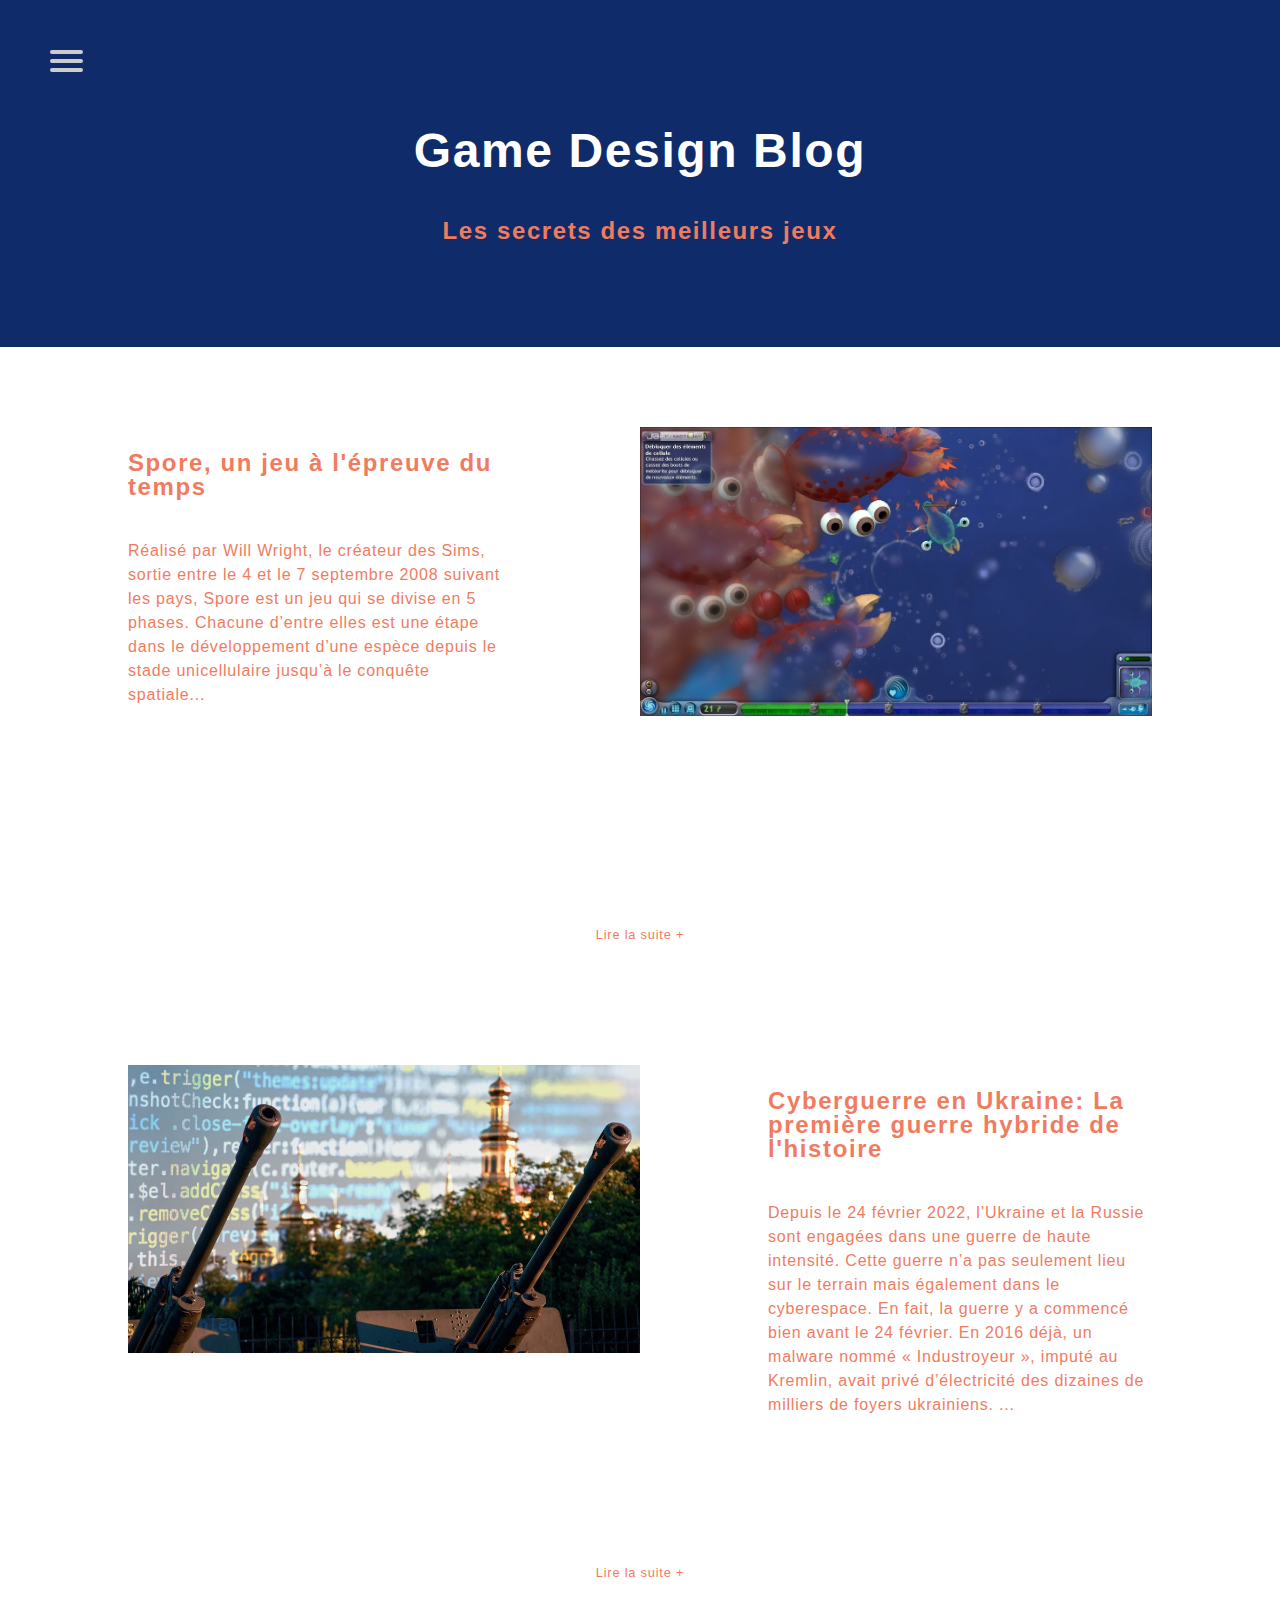
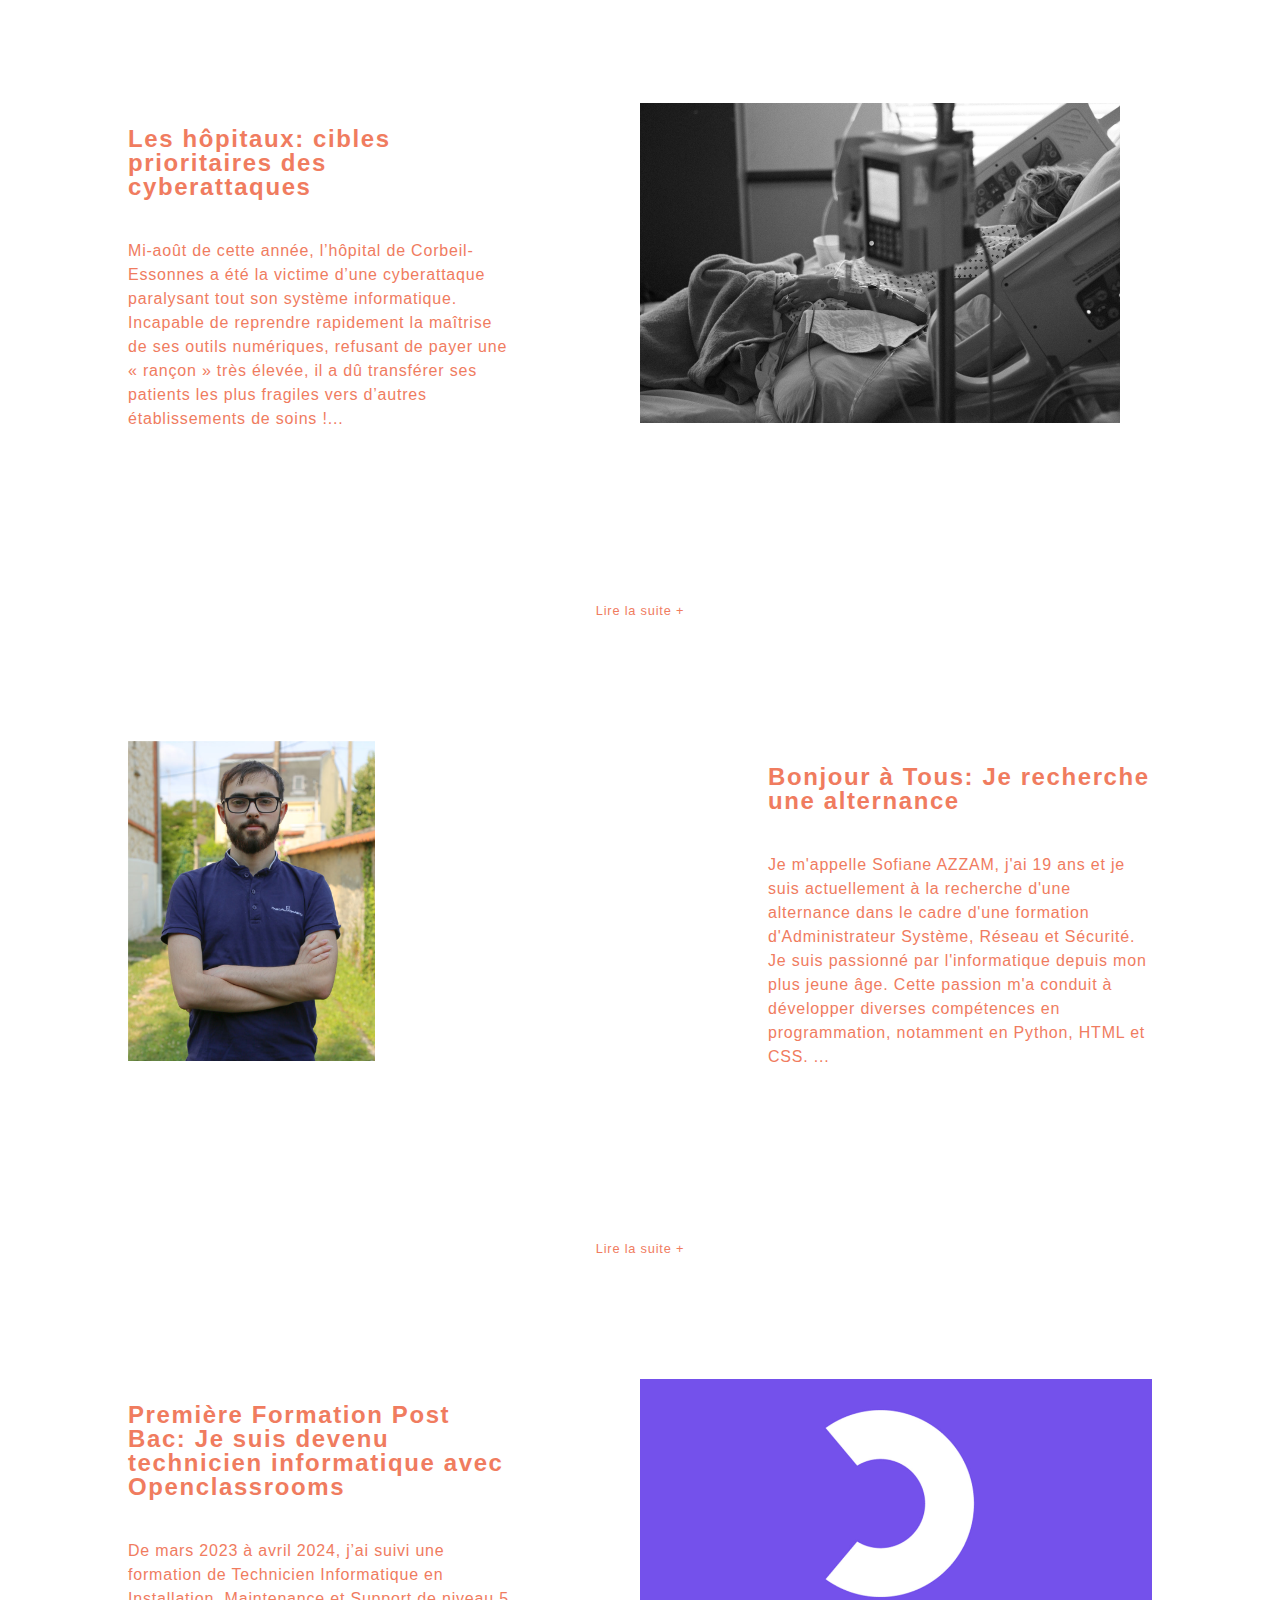
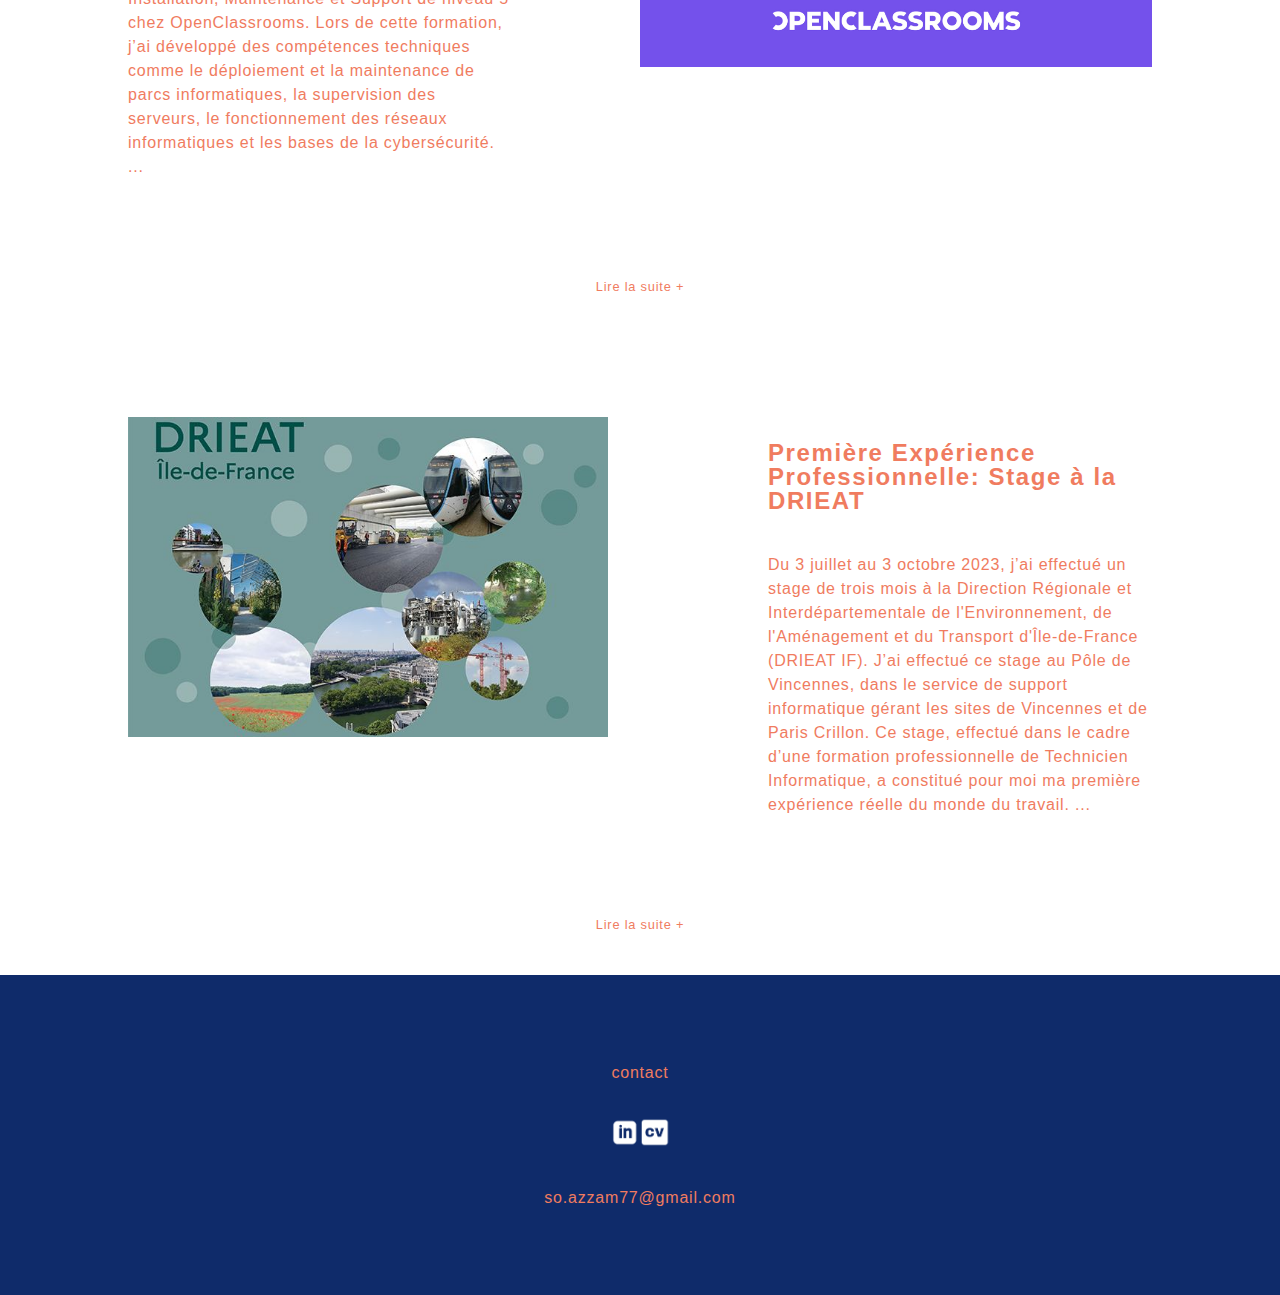
<file: blog.html>
<!DOCTYPE html>
<html lang="en">
<head>
    <meta charset="UTF-8">
    <meta http-equiv="X-UA-Compatible" content="IE=edge">
    <meta name="viewport" content="width=device-width, initial-scale=1.0">
    <link rel="stylesheet" href="style.css">
    <title>blog jeux</title>
</head>
<body>
        <!--    Made by Erik Terwan    -->
<!--   24th of November 2015   -->
<!--        MIT License        -->
<nav class="navigation">
    <div id="menuToggle">
      <!--
      A fake / hidden checkbox is used as click reciever,
      so you can use the :checked selector on it.
      -->
      <input type="checkbox" />
      
      <!--
      Some spans to act as a hamburger.
      
      They are acting like a real hamburger,
      not that McDonalds stuff.
      -->
      <span></span>
      <span></span>
      <span></span>
      
      <!--
      Too bad the menu has to be inside of the button
      but hey, it's pure CSS magic.
      -->
      <ul id="menu">
        <a href="index.html"><li>Home</li></a>
        <a href="blog.html"><li>Game Designer Blog</li></a>
        <a href="portfolio.html"><li>portfolio</li></a>
        <a href="cv.html"><li>Contact</li></a>
      </ul>
    </div>
  </nav>
    <div class="footer">
        <h1>Game Design Blog</h1>
        <h3>Les secrets des meilleurs jeux</h3>
        <!--<p>Comment ça marche?</p>-->
    </div>
    <div class="para">
        <div class="text1">
        <h3>Spore, un jeu à l'épreuve du temps</h3>
        <p>Réalisé par Will Wright, le créateur des Sims, sortie entre le 4 et le 7 septembre 2008 suivant les pays, 
            Spore est un jeu qui se divise en 5 phases. Chacune d’entre elles est une étape dans le développement d’une 
            espèce depuis le stade unicellulaire jusqu’à le conquête spatiale... </p>
        </div>
        <div class="photo2">
          <img>
      </div>
  </div>
  <!-- accordéon -->
<div class="accordeon">
    <ul>
    <li>
    <p class="titre">Lire la suite +</p>
    <div>
        La première étape est la phase "cellule". Dans cette phase, on est une cellule vivant dans l’eau que 
        l’on peut déplacer comme on le souhaite. On peut placer sa bouche sur des viandes ou des herbes 
        flottantes, suivant si l’on est herbivore et carnivore. Manger permet de récupérer de la vie ou des 
        points d’ADN qui nous servirons à nous améliorer pour aller plus vite, ajouter de nouvelles 
        fonctionnalitées comme la possibilité de cracher du poison ou de faire des éclairs.<br><br>
        Le but est de manger suffisamment pour pouvoir quitter les océans. La proportion d’herbe et 
        de viande mangée conditionnera le régime alimentaire de notre créature dans le futur. Attention 
        cependant aux cellules agressives et/ou géantes. La seconde étape est la phase "créature". Dans cette phase, 
        on est membre d’un groupe d’animaux qui a établi son nid proche de la côte. Le but va être de gagner 
        des point d’ADN afin de pouvoir s’améliorer et passer à la phase suivante, la phase "tribu". <br><br>
        <h3>Collaborer ou se battre, il faut choisir</h3><br><br>
        La phase "créature" permet de développer de nombreuses capacités nouvelles. En effet, à présent, on peut, au lieu de tuer, 
        s’allier avec d’autres espèces ce qui, même si c’est plus difficile que de juste tout tuer, 
        rapporte plus de points d’ADN. Il est également possible de débloquer des améliorations. Ainsi, on peut, en 
        fouillant des squelettes, débloquer des améliorations potentiellement d’un niveau élevé. 
        Il est également possible de recruter des animaux dans sa meute, membres d’espèces différentes ou de sa 
        propre espèce. Le nombre d’alliés que l’on peut avoir dans sa meute dépend de l’avancement dans la phase.
        Plus on avance, plus on peut avoir d’alliés. On peut en avoir jusqu’à 3. On a également une compétence 
        bonus qui dépend de notre régime alimentaire. <br><br>
        Enfin, comme la phase précédente, nos actions conditionneront ce que nous deviendrons dans la phase "tribu", 
        nos 2 compétences bonus ainsi que les outils dont nous disposerons au début.
        La troisième phase est donc la phase "tribu". Dans cette phase, Le jeu devient un RTS.
        Nous n’incarnons plus un individu. Notre groupe est à présent une tribu et notre nid un village de 6 habitants, ce nombre augmentera 
        jusqu’à 9 puis 12 en fonction de notre avancement dans la phase. Notre but sera de raser ou de nous allier 
        avec 5 autres villages. En effet, notre espèce n’est pas la seule à se mettre à utiliser des outils  et à fonder un 
        village. 5 autres espèces en ont fondé un. <br><br>
        Pour finir la phase, nous pouvons acheter des bâtiments et nous pourrons équiper nos villageois, soit d’armes, 
        soit d’instruments de musiques, soit d’outils. Ce qui fait 
        office d’argent dans cette phase, ce n’est plus les points d’ ADN mais la nourriture. En effet, la nourriture servira 
        non seulement à nourrir nos villageois mais également à acheter des bâtiments, domestiquer des animaux ou faire des 
        cadeaux au autres tribus afin d’améliorer nos relations. La façon dont nous finirons la phase conditionnera notre 
        façon de jouer dans la phase suivante. Chaque village rasé nous rapprochera de la nation militaire et chaque village 
        allié nous rapprochera d’une nation religieuse.<br><br>
        <h3>Donner naissance à une civilisation planétaire</h3><br><br>
        La quatrième phase est la phase "civilisation". Dans cette phase, il n’y a plus d’autres espèces, nous sommes à présent 
        l’espèce dominante de la planète. Notre village est devenu une ville et notre tribu est devenu une nation. Il y a 
        3 types de nation : militaire, économique et religieuse. Il y a 9 autres villes fondées par 9 autres nations. 
        Le but pour finir cette phase est de prendre le contrôle de ces 9 villes. Pour cela, il y a trois façons de prendre 
        le contrôle d’une ville : la conquérir, la racheter ou la convertir. Comme pour les phases précédentes, nous avons 
        des compétences spéciales qui dépendent de nos actions dans les phases précédentes. Nous avons également la possibilité 
        d’avoir des villes d’une spécialisation différente de celle de notre nation. Par exemple, en conquérant une ville 
        religieuse par des moyens militaires, nous avons le choix entre en faire une ville religieuse ou une ville militaire. La monnaie à partir de cette 
        phase est le "sporeflouz". Pour en obtenir, il faut exploiter des épices qui sont la ressource du jeu à partir de ce 
        stade, une référence à l'oeuvre de Frank Herbert, "Dune". Avec cette monnaie, il est possible d'acheter : des véhicules, des bâtiments et des villes.<br><br> 
        D’ailleurs, je conseille aux débutants d’acheter un maximum de tourelles de défenses avant de passer à la phase "espace", 
        les tourelles coûtant 16000 sporeflouz en phase "espace", contre seulement 2000 en phase "civilisation".<br><br>
        La dernière phase est donc la phase "espace". Dans cette phase, nous quittons le RTS pour réincarner un individu. 
        Pas n’importe quel individu, puisque nous incarnons le pilote du 1er vaisseau spatial de notre empire. Notre mission, faire monter 
        notre empire en puissance et en influence, explorer l’univers, devenir riche. En fait, cette phase est la plus 
        libre puisque, à part la 1er mission, aucune autre mission n’est obligatoire. Cependant, celles-ci donnent lieu à des récompenses. <br><br>
        <h3>Une infinité de Mondes à explorer</h3><br><br>
        Arrivé à ce stade, la partie n’a plus vraiment de fin, puisqu'il y a toute une galaxie qu’on va pouvoir explorer et coloniser, des milliers d’étoiles, chacune disposant d'une ou 
        plusieurs planètes explorables et colonisables. Il y a également des centaines d’empires galactiques plus ou moins puissants. 
        Le plus puissant parmi ces empires est l’empire Grox. Il occupe le centre de la galaxie et est le plus puissant de tous. 
        Les empires ont des cultures différentes. Il y a par exemple les adeptes de Spode, la philosophie de la Force, la philosophie du Savoir, 
        la philosophie de l’Harmonie, etc. En fonction de leur culture, ils vont avoir une façon différente de nous accueillir 
        et d’interagir avec nous. Par exemple, les adeptes de Spode et les adeptes de la Force nous accueilleront très froidement 
        et auront tendance à exiger de nous des tributs en échange de la paix. <br><br>
        Durant cette phase, il existe aussi un système de badges qui donne de l’expérience. Pour obtenir des badges, il faut réussir des défis. 
        Par exemple, prendre 50 planète permet d’obtenir le badge de "conquérant 5". Débloquer ces badges donne de l’expérience qui permet d’avancer dans la 
        phase "espace", cela permet d'ajouter jusqu'à 5 vaisseaux à sa flotte. Cela permet également de 
        débloquer des armes, des objets et des outils achetables au magasin. Ainsi, le badge de "conquérant 5" permet 
        d’acheter le "Ruine-planète", une bombe capable de détruire une planète, un peu l’équivalent de 
        la bombe H dans ce jeu. Pour obtenir de l’argent, il est possible de récupérer des épices dans ses colonies et de les revendre 
        au plus offrant, car le prix des objets est variable suivant la planète et ce qui s'y passe. <br><br>
        <h3>Mon avis :</h3><br><br>
        Ce jeu marque beaucoup de bons points. Personnellement, j’aime bien dans la phase "cellule" le fait que sur 
        l’arrière-plan, on voit des cellules beaucoup trop grosses pour nous remarquer mais qu’on croisera plus 
        tard en grandissant. J’aime aussi beaucoup les ateliers de création de créature, de bâtiments et de véhicules. 
        Les possibilités de création sont énormes.
        Cependant il y a quand même des défauts. Dans la phase "civilisation", les nations militaires ont un avantage 
        énorme sur les autres, puisque les nations économiques ne peuvent pas se battre et que les véhicules des nations 
        religieuses font beaucoup moins de dégâts que les véhicules militaires. Cela crée un déséquilibre qui fait que 
        la plupart des joueurs optent pour le statut "militaire".<br><br>
     Les quêtes d’écosystèmes, qui apparaissent aléatoirement, sont également un point négatif du jeu. Une quête débute par la réception d'un message 
     d’une colonie ou d’un empire allié, indiquant qu’une maladie animale se répand au sein d’une espèce sur une planète et que cette maladie risque 
     d’éteindre l’espèce et de se transmettre à une autre espèce, mettant en danger tout l’écosystème. 
     Afin que cela n’arrive pas, il est nécessaire se rendre toute affaire cessante sur la planète afin de tuer les malades. 
     Ces quêtes sont importantes, car le temps est limité et il y a un risque de détruction de tout un écosystème. 
     Cependant, ces quêtes ne sont pas très passionnantes et c’est particulièrement embêtant quand elles surviennent en plein milieu d’une bataille pour 
     la prise d’une planète ennemie.<br><br>
     En définitive, les points positifs l'emportent sur les points négatifs, ce qui explique le succès de ce jeu que je recommande aux gamers !
     <br><br><br>
     <p>Article écrit par Sofiane Azzam<br>8 janvier 2022</p>
     <br><br><br><br><br>
     
     
    </div>
    </li>
    </ul>
    </div>
    <!---->
  <div class="para2">
      <div class="photo3">
          <img>
      </div>
      <div class="text2">
      <h3>Cyberguerre en Ukraine: La première guerre hybride de l'histoire</h3>
      <p>Depuis le 24 février 2022, l’Ukraine et la Russie sont engagées dans une guerre de haute intensité. 
          Cette guerre n’a pas seulement lieu sur le terrain mais également dans le cyberespace.
          En fait, la guerre y a commencé bien avant le 24 février. En 2016 déjà, un malware nommé « Industroyeur », 
          imputé au Kremlin, avait privé d’électricité des dizaines de milliers de foyers ukrainiens. ...</p>
      </div>
</div>
    <!-- accordéon -->
<div class="accordeon">
    <ul>
    <li>
    <p class="titre">Lire la suite +</p>
    <div>
        Cependant, quelques heures avant le début de l’offensive russe du 24 février 2022, les cyberattaques attribuées à la Russie se sont multipliées.
        C’est le début de ce qu’on a appelé la guerre hybride. La guerre hybride désigne la coordination entre les actions sur le terrain et les cyberattaques. 
        Par exemple, juste avant l’invasion russe, des cyberattaques ont visé principalement l’armée, la police, les pompiers ukrainiens, 
        dans le but assez évident de déstabiliser le pays avant la mise en œuvre de la force armée<br><br>
        A cette occasion, la principale réussite russe a été le piratage du satellite KA-SAT
        qui a perturbé les transmissions et les outils numériques de l’armée ukrainienne. <br><br>
        <h3>contrôler l'information</h3><br><br>
        Les cyberattaques ont également pris pour cible les moyens d’accès à l’information de la population, 
        en visant des chaînes de radio ou de télévision. <br><br>
        Par exemple, le 1er mars 2022, une cyberattaque a affecté plusieurs chaînes de radio nationales, tandis qu’en même temps,
        l’armée russe menait une frappe de missile contre la tour de télévision de la capitale, Kiev. <br><br>
        <h3>Comment s'infiltrer</h3><br><br>
        Afin d’infiltrer les systèmes ukrainiens, les hackers russes utilisent principalement deux techniques :
        l’exploitation de vulnérabilités non-corrigées et le phishing.<br><br> 
        Le phishing consiste à usurper l’identité d’une banque, d’un service officiel ou d’une entreprise, via des mails ou des messages,
        afin de récupérer des données personnelles, comme des mots de passe, des numéros de carte bancaire, etc.. 
        Ici, le phising a été utilisé pour récupérer les données d’accès aux systèmes ciblés, 
        pour pouvoir y entrer sans éveiller l’attention des outils de sécurité et en prendre le contrôle.<br><br>
        <h3>l'Ukraine résiste</h3><br><br>
        L’Ukraine n’est pas restée sans réaction, face à cet autre aspect de la guerre et a quand même connus des succès dans le cyberespace. 
        Ainsi, début avril, l’Ukraine a déjoué une cyberattaque contre son réseau électrique qui aurait pu priver des millions d’Ukrainiens d’électricité. <br><br>
        C’est d’ailleurs à cette occasion que l’Ukraine a découvert un nouveau malware 
        qui semble avoir beaucoup de point commun avec  « Industroyeur » et qui a été nommé « Industroyeur2 ». <br><br>
        <h3>Mon avis :</h3><br><br>
        Un certain nombre d’états passent pour avoir développé de véritables « fermes à hackers », d’où ils pilotent diverses opérations d’espionnage,
        de désinformation, voir même de vols de cryptomonnaies, en prenant appui sur les failles des systèmes numériques et aussi, 
        sur la faiblesse des connaissances de nombre d’utilisateurs en matière de cyberprotection et de cybersécurité.
        Avec sa guerre contre l’Ukraine, la Russie a inauguré l’ère de la guerre hybride à grande échelle. 
        Il y a fort à parier que son exemple risque d’être suivi dans l’avenir. Pour y répondre, développer des compétences de pointe sera nécessaire. 
        Développer l’éducation des populations aux bonnes pratiques de la sécurité numérique dans la vie de tous les jours aussi. 
        L’exemple de l’Ukraine est intéressant en matière de cybersécurité. 
        Le pays n’a pas lancer beaucoup d’attaque informatique mais elle à sus développer au fil des années, avec l’aide des états Unis, 
        une défense informatique efficace. Cela lui a permit de déjouer bon nombre de cyberattaques russes 
        et de pouvoir réagir très rapidement et efficacement au cyberattaque réussie.<br><br>
     
     <br><br><br>
     <p>Article écrit par Sofiane Azzam<br>10 septembre 2022</p>
     <br><br><br><br><br>
     </div>
    </li>
    </ul>
    </div>
    <!----> 
     
    </div>
        <div class="para">
        <div class="text1">
        <h3>Les hôpitaux: cibles prioritaires des cyberattaques</h3>
        <p>Mi-août de cette année, l’hôpital de Corbeil-Essonnes a été la victime d’une cyberattaque paralysant tout son système informatique. 
            Incapable de reprendre rapidement la maîtrise de ses outils numériques, refusant de payer une « rançon » très élevée, 
            il a dû transférer ses patients les plus fragiles vers d’autres établissements de soins !... </p>
        </div>
        <div class="photo6">
          <img>
      </div>
  </div>
  <!-- accordéon -->
<div class="accordeon">
    <ul>
    <li>
    <p class="titre">Lire la suite +</p>
    <div>
        Mi-août de cette année, l’hôpital de Corbeil-Essonnes a été la victime d’une cyberattaque paralysant tout son système informatique. 
        Incapable de reprendre rapidement la maîtrise de ses outils numériques, refusant de payer une « rançon » très élevée, 
        il a dû transférer ses patients les plus fragiles vers d’autres établissements de soins ! 
        Ces dernières années, les cyberattaques visant les hôpitaux se sont multipliées. 
        Il y a quelques mois, l’ENISA (European Union Agency for Cybersecurity) a signalé une augmentation 
        de 50 % des cyberattaques visant le secteur hospitalier sur l’année 2020.<br><br>
        Cette augmentation très importante s’explique par le fait que les hôpitaux détiennent une grande quantité 
        de données personnels sensibles sur leurs patients, ce qui permet aux hackers d’espérer empocher une belle somme de la part de leurs victimes, 
        qui ne voudront sans doute pas voir toutes ces informations personnelles diffusées en ligne. 
        De plus, dans les hôpitaux, aux postes informatiques individuels s’ajoute une grande quantité d’équipements connectés, 
        comme les scanners, les IRM, les respirateurs numériques, les moniteurs de suivi des constantes vitales, 
        les seringues automatiques et même les robots-chirurgiens des blocs opératoires ! 
        Cet ensemble est relié à un réseau numérique interne, lui-même connecté à internet. 
        Pour les hackers, il ne reste plus qu’à chercher une porte d’accès peu ou mal sécurisée entre le réseau interne et le réseau mondial,
        pour injecter un malware dans le système. Chaque mail envoyé à un détenteur d’un ordinateur au sein de l’hôpital, 
        chaque mise à jour d’appareils connectés, peut renfermer un malware qui piégera un utilisateur peu averti, 
        contournera les dispositifs de sécurité et permettra aux pirates d’atteindre leurs objectifs. <br><br>
        Car, outre l’appât du gain, c’est aussi le manque de moyens pour protéger les systèmes et les données numériques, 
        qui explique l’attrait des hackers pour les hôpitaux. En effet, les limites budgétaires bien connues 
        du monde hospitalier font que le matériel informatique est souvent ancien, comme les supports qui les font fonctionner. 
        Les services informatiques hospitaliers sont souvent peu étoffés et connaissent des difficultés à recruter 
        les compétences dont ils ont besoin. Enfin, la formation initiale et continue des personnels hospitaliers, 
        tant administratifs que de soin, au risque de cybercriminalité est relativement limitée. <br><br>
        Pourtant, les outils numériques, connectés, communiquant dans le monde hospitalier peuvent permettre de répondre à la crise,
        notamment financière, de l’hôpital, en soulageant les personnels dans le suivi quotidien des patients hospitalisés 
        et en facilitant le partage des données de santé entre praticiens, pour éviter les doublons d’examens onéreux par exemple. 
        C’est le sens du projet « Mon Espace Santé » de l’Assurance Maladie, censé fournir un espace numérique unifié et sécurisé, 
        où chaque Français disposera d’un « carnet de santé » numérique tout au long de sa vie.<br><br>
        <h3>Mon avis :</h3><br><br>
        Les cyberattaques d’hôpitaux doivent convaincre les décideurs que pour créer un « hôpital numérique », 
        il ne suffit pas de donner aux établissements de santé des outils numériques. 
        Il faut aussi leur donner une « culture numérique » dans laquelle la cybersécurité doit être un élément central.
     <br><br><br>
     <p>Article écrit par Sofiane Azzam<br>10 septembre 2022</p>
     <br><br><br><br><br>
     
     
    </div>
    </li>
    </ul>
    </div>
    <!---->
  <div class="para2">
    <div class="photo9">
        <img>
    </div>
    <div class="text2">
    <h3>Bonjour à Tous: Je recherche une alternance</h3>
    <p>Je m'appelle Sofiane AZZAM, 
        j'ai 19 ans et je suis actuellement à la recherche d'une alternance dans le cadre d'une formation d'Administrateur Système, Réseau et Sécurité. 
        Je suis passionné par l'informatique depuis mon plus jeune âge. Cette passion m'a conduit à développer diverses compétences en programmation, 
        notamment en Python, HTML et CSS. ...</p>
    </div>
</div>
  <!-- accordéon -->
<div class="accordeon">
  <ul>
  <li>
  <p class="titre">Lire la suite +</p>
  <div>
       Mon parcours de formation reflète mon intérêt et mon engagement dans ce domaine. 
       Après avoir obtenu un Bac Général Scientifique, j'ai poursuivi mes études et obtenu un diplôme de Technicien Informatique de Niveau 5. 
       Ce parcours m'a permis d'acquérir des bases solides en informatique et de me familiariser avec les différents aspects techniques et pratiques de ce domaine.<br><br>
       J'ai eu l'opportunité d'effectuer un stage de trois mois à la Direction Régionale et Interdépartementale de l'Environnement, 
       de l'Aménagement et des Transports d'Île-de-France (DRIEAT IF). Durant ce stage, 
       j'ai travaillé au sein du service de support informatique du Pôle de Vincennes. 
       Cette expérience a été extrêmement enrichissante et m'a permis de mettre en pratique mes connaissances théoriques. 
       J'ai notamment appris à gérer les incidents, répondre aux demandes des utilisateurs, 
       gérer les stocks de matériel informatique et préparer les postes de travail. <br><br>
       Fort de cette première expérience professionnelle, je souhaite maintenant me spécialiser dans l'administration des systèmes, 
       des réseaux et la sécurité informatique. Je suis convaincu que l'alternance est la meilleure voie pour acquérir les compétences 
       nécessaires et m'intégrer pleinement dans le monde professionnel. <br><br>
       Je suis une personne motivée, curieuse et déterminée. J'aime relever des défis et je suis prêt à m'investir pleinement 
       dans une entreprise ou un service public qui me permettra de développer mes compétences et de contribuer à son succès. 
       Si vous êtes à la recherche d'un alternant passionné et engagé, je serais ravi de discuter avec vous des opportunités disponibles. <br><br>
       Merci de votre attention et n'hésitez pas à me contacter pour plus d'informations ou pour discuter d'une 
       éventuelle collaboration : so.azzam77@gmail.com<br><br> 
   <br><br><br>
   <p>Article écrit par Sofiane Azzam<br>10 septembre 2022</p>
   <br><br><br><br><br>
   </div>
  </li>
  </ul>
  </div>
     <!----> 
     
    </div>
    <div class="para">
    <div class="text1">
    <h3>Première Formation Post Bac: Je suis devenu technicien informatique avec Openclassrooms</h3>
    <p>De mars 2023 à avril 2024, j’ai suivi une formation de Technicien Informatique en Installation, 
        Maintenance et Support de niveau 5 chez OpenClassrooms. Lors de cette formation, 
        j’ai développé des compétences techniques comme le déploiement et la maintenance de parcs informatiques, la supervision des serveurs, 
        le fonctionnement des réseaux informatiques et les bases de la cybersécurité. ... </p>
    </div>
    <div class="photo8">
      <img>
  </div>
</div>
<!-- accordéon -->
<div class="accordeon">
<ul>
<li>
<p class="titre">Lire la suite +</p>
<div>
    J’ai pu notamment, grâce à un stage de 3 mois effectué pendant la formation, 
    gagner de l’expérience en gestion des incidents et en traitement des demandes des utilisateurs.
    Le principe de cette formation : 6 projets théoriques et 1 projet pratique.
    Pour chaque projet théorique, je devais préparer un système informatique, de plus en plus complexe, en utilisant souvent 
    le logiciel de virtualisation VirtualBox. Pour valider chaque projet, je devais obligatoirement faire fonctionner tous les systèmes.<br><br>
    Le projet pratique s’appuyait sur le stage de 3 mois que j’ai effectué dans le service informatique d’une grande administration (DRIEAT IF). 
    J’ai été amené à proposer et à défendre des améliorations des processus de masterisation, d’inventoring et d’automatisation des tâches avec PowerShell. <br><br>
    Les projets théoriques :<br><br>
    • Projet n° 1 : Assemblez et intégrez le poste de votre client dans son réseau local<br><br>
      Ce projet consistait à monter un ordinateur. Il fallait prendre en compte les demandes du client, 
      choisir les composants en fonction de ses besoins et assembler l’ordinateur, de la carte mère à l’écran.<br><br>
    • Projet n° 2 : Installez et configurez le réseau d'une PME<br><br>
      Lors de ce projet, il fallait concevoir et simuler, à l’aide de Cisco Packet Tracer, le réseau d’une PME. 
      Ce projet a été l’occasion de découvrir le fonctionnement d’un réseau informatique et d’apprendre à utiliser Cisco Packet Tracer.<br><br>
    • Projet n° 3 : Fournissez un support aux utilisateurs<br><br>
      Ce projet consistait à découvrir le métier de technicien HelpDesk. J’ai appris à gérer les tickets, 
      à utiliser l’outil GLPI et à développer ma connaissance des systèmes informatiques afin de pouvoir résoudre les incidents courants.<br><br>
    • Projet n° 4 : Déployez le parc informatique d’une start-up<br><br>
      Ce projet consistait à créer et configurer le serveur de fichiers et de déploiement d’une start-up. 
      Cela a été l’occasion de découvrir Windows Server, Linux ainsi que la masterisation WDS.<br><br>
    • Projet n° 5 : Gérez un parc informatique au quotidien<br><br>
      Il fallait créer et configurer un serveur GLPI prêt à être utilisé, disposant en plus du module FusionInventory pour la gestion de l’inventaire.<br><br>
    • Projet n° 6 : Créez des services partagés en entreprise et automatisez des tâches<br><br>
      Ce projet consistait à installer le serveur Windows d’une entreprise. 
      Il fallait qu’il soit prêt à l’emploi avec les services AD, DHCP, DNS configurés ainsi que quelques scripts 
      PowerShell pour automatiser certaines tâches comme la création d’utilisateurs et la réinitialisation de mots de passe. <br><br>
   <br><br><br>
   <p>Article écrit par Sofiane Azzam<br>10 septembre 2022</p>
   <br><br><br><br><br>
 
 
   </div>
  </li>
  </ul>
  </div>
  <!---->
  <div class="para2">
    <div class="photo7">
        <img>
    </div>
    <div class="text2">
    <h3>Première Expérience Professionnelle: Stage à la DRIEAT</h3>
    <p>Du 3 juillet au 3 octobre 2023, j’ai effectué un stage de trois mois à la Direction Régionale et Interdépartementale de l'Environnement, 
        de l'Aménagement et du Transport d'Île-de-France (DRIEAT IF). J’ai effectué ce stage au Pôle de Vincennes, 
        dans le service de support informatique gérant les sites de Vincennes et de Paris Crillon. 
        Ce stage, effectué dans le cadre d’une formation professionnelle de Technicien Informatique, 
        a constitué pour moi ma première expérience réelle du monde du travail. ...</p>
    </div>
</div>
  <!-- accordéon -->
<div class="accordeon">
  <ul>
  <li>
  <p class="titre">Lire la suite +</p>
  <div>
      J’y ai découvert et pratiqué le métier de Technicien de support informatique en tant que stagiaire.
      J’ai dû gérer, avec l’aide précieuse de mes trois collègues de service dont ma maître de stage, les différents incidents qui ont eu lieu, 
      les nombreuses demandes des utilisateurs du matériel informatique, les stocks de matériels informatiques et la préparation des postes.
      Pendant ces trois mois, j'ai acquis de nombreuses compétences techniques et relationnelles. 
      Chaque jour apportait son lot de défis, que ce soit en termes de résolution de problèmes matériels ou de gestion de logiciels. 
      Les utilisateurs nous contactaient souvent pour des pannes ou des dysfonctionnements, 
      et il fallait intervenir rapidement pour minimiser les interruptions de service. 
      J'ai appris à diagnostiquer et réparer divers types de problèmes, à installer et configurer des équipements informatiques, 
      et à assurer un suivi rigoureux des interventions effectuées.<br><br>
      Le travail en équipe a été un aspect particulièrement enrichissant de ce stage. 
      Mes collègues, toujours disponibles pour offrir des conseils et partager leur expérience, 
      ont été un soutien inestimable. La collaboration et la communication étaient essentielles pour gérer efficacement 
      le flux de demandes et maintenir une bonne organisation des tâches. J'ai également eu l'occasion de participer 
      à la gestion des stocks de matériel, ce qui m'a permis de comprendre l'importance de la logistique dans le support informatique. <br><br>
      Mon maître de stage a joué un rôle crucial dans mon apprentissage. Grâce à son encadrement et à ses retours constructifs, 
      j'ai pu progresser rapidement et gagner en confiance. Elle m'a guidé dans l'application des procédures internes et 
      m'a introduit aux bonnes pratiques du métier. Cette expérience m'a non seulement permis de consolider mes connaissances techniques, 
      mais elle m'a aussi sensibilisé à l'importance de l'écoute et du service à l'utilisateur. À l’issue, 
      j’ai été amené à proposer et à défendre des propositions d’amélioration des process de masterisation, 
      d’inventoring et d’automatisation des taches avec powershell. <br><br>
      Ce stage à la DRIEAT IF a été une opportunité exceptionnelle pour moi de plonger dans le monde professionnel 
      et de mettre en pratique mes compétences théoriques. J'en ressors avec une vision plus claire de ce qu'implique 
      le métier de Technicien de support informatique. Je suis reconnaissant pour l'accueil et le soutien reçus, 
      et je suis prêt à aborder les prochains défis de ma carrière avec enthousiasme et détermination. <br><br>
   <br><br><br>
   <p>Article écrit par Sofiane Azzam<br>10 septembre 2022</p>
   <br><br><br><br><br>
   </div>
  </li>
  </ul>
  </div>
   



    <!---->
  <!--<div class="para2">
      <div class="photo3">
          <img>
      </div>
      <div class="text2">
      <h3>Cyberguerre en Ukraine: La première guerre hybride de l'histoire</h3>
      <p>Depuis le 24 février 2022, l’Ukraine et la Russie sont engagées dans une guerre de haute intensité. 
          Cette guerre n’a pas seulement lieu sur le terrain mais également dans le cyberespace.
          En fait, la guerre y a commencé bien avant le 24 février. En 2016 déjà, un malware nommé « Industroyeur », 
          imputé au Kremlin, avait privé d’électricité des dizaines de milliers de foyers ukrainiens. ...</p>
      </div>
</div>
    <!-- accordéon -->
<!--<div class="accordeon">
    <ul>
    <li>
    <p class="titre">Lire la suite +</p>
    <div>
        Cependant, quelques heures avant le début de l’offensive russe du 24 février 2022, les cyberattaques attribuées à la Russie se sont multipliées.
        C’est le début de ce qu’on a appelé la guerre hybride. La guerre hybride désigne la coordination entre les actions sur le terrain et les cyberattaques. 
        Par exemple, juste avant l’invasion russe, des cyberattaques ont visé principalement l’armée, la police, les pompiers ukrainiens, 
        dans le but assez évident de déstabiliser le pays avant la mise en œuvre de la force armée<br><br>
        A cette occasion, la principale réussite russe a été le piratage du satellite KA-SAT
        qui a perturbé les transmissions et les outils numériques de l’armée ukrainienne. <br><br>
        <h3>contrôler l'information</h3><br><br>
        Les cyberattaques ont également pris pour cible les moyens d’accès à l’information de la population, 
        en visant des chaînes de radio ou de télévision. <br><br>
        Par exemple, le 1er mars 2022, une cyberattaque a affecté plusieurs chaînes de radio nationales, tandis qu’en même temps,
        l’armée russe menait une frappe de missile contre la tour de télévision de la capitale, Kiev. <br><br>
        <h3>Comment s'infiltrer</h3><br><br>
        Afin d’infiltrer les systèmes ukrainiens, les hackers russes utilisent principalement deux techniques :
        l’exploitation de vulnérabilités non-corrigées et le phishing.<br><br> 
        Le phishing consiste à usurper l’identité d’une banque, d’un service officiel ou d’une entreprise, via des mails ou des messages,
        afin de récupérer des données personnelles, comme des mots de passe, des numéros de carte bancaire, etc.. 
        Ici, le phising a été utilisé pour récupérer les données d’accès aux systèmes ciblés, 
        pour pouvoir y entrer sans éveiller l’attention des outils de sécurité et en prendre le contrôle.<br><br>
        <h3>l'Ukraine résiste</h3><br><br>
        L’Ukraine n’est pas restée sans réaction, face à cet autre aspect de la guerre et a quand même connus des succès dans le cyberespace. 
        Ainsi, début avril, l’Ukraine a déjoué une cyberattaque contre son réseau électrique qui aurait pu priver des millions d’Ukrainiens d’électricité. <br><br>
        C’est d’ailleurs à cette occasion que l’Ukraine a découvert un nouveau malware 
        qui semble avoir beaucoup de point commun avec  « Industroyeur » et qui a été nommé « Industroyeur2 ». <br><br>
        <h3>Mon avis :</h3><br><br>
        Un certain nombre d’états passent pour avoir développé de véritables « fermes à hackers », d’où ils pilotent diverses opérations d’espionnage,
        de désinformation, voir même de vols de cryptomonnaies, en prenant appui sur les failles des systèmes numériques et aussi, 
        sur la faiblesse des connaissances de nombre d’utilisateurs en matière de cyberprotection et de cybersécurité.
        Avec sa guerre contre l’Ukraine, la Russie a inauguré l’ère de la guerre hybride à grande échelle. 
        Il y a fort à parier que son exemple risque d’être suivi dans l’avenir. Pour y répondre, développer des compétences de pointe sera nécessaire. 
        Développer l’éducation des populations aux bonnes pratiques de la sécurité numérique dans la vie de tous les jours aussi. 
        L’exemple de l’Ukraine est intéressant en matière de cybersécurité. 
        Le pays n’a pas lancer beaucoup d’attaque informatique mais elle à sus développer au fil des années, avec l’aide des états Unis, 
        une défense informatique efficace. Cela lui a permit de déjouer bon nombre de cyberattaques russes 
        et de pouvoir réagir très rapidement et efficacement au cyberattaque réussie.<br><br>
     
     <br><br><br>
     <p>Article écrit par Sofiane Azzam<br>10 septembre 2022</p>
     <br><br><br><br><br>
     
     
    </div>
    </li>
    </ul>
    </div>
    <!---->
   
<div class="footer">
      <p>contact</p>
      <div class="rs">
        <a href="https://fr.linkedin.com/in/sofiane-azzam"><img src="img/in.png" style="width: 30px;height: 30px;"></a>
        <a href="cv.html"><img src="img/cv.png" style="width: 30px;height: 30px;"></a>
      </div>
      <p>so.azzam77@gmail.com</p>
</div>
</body>
</html>
</file>
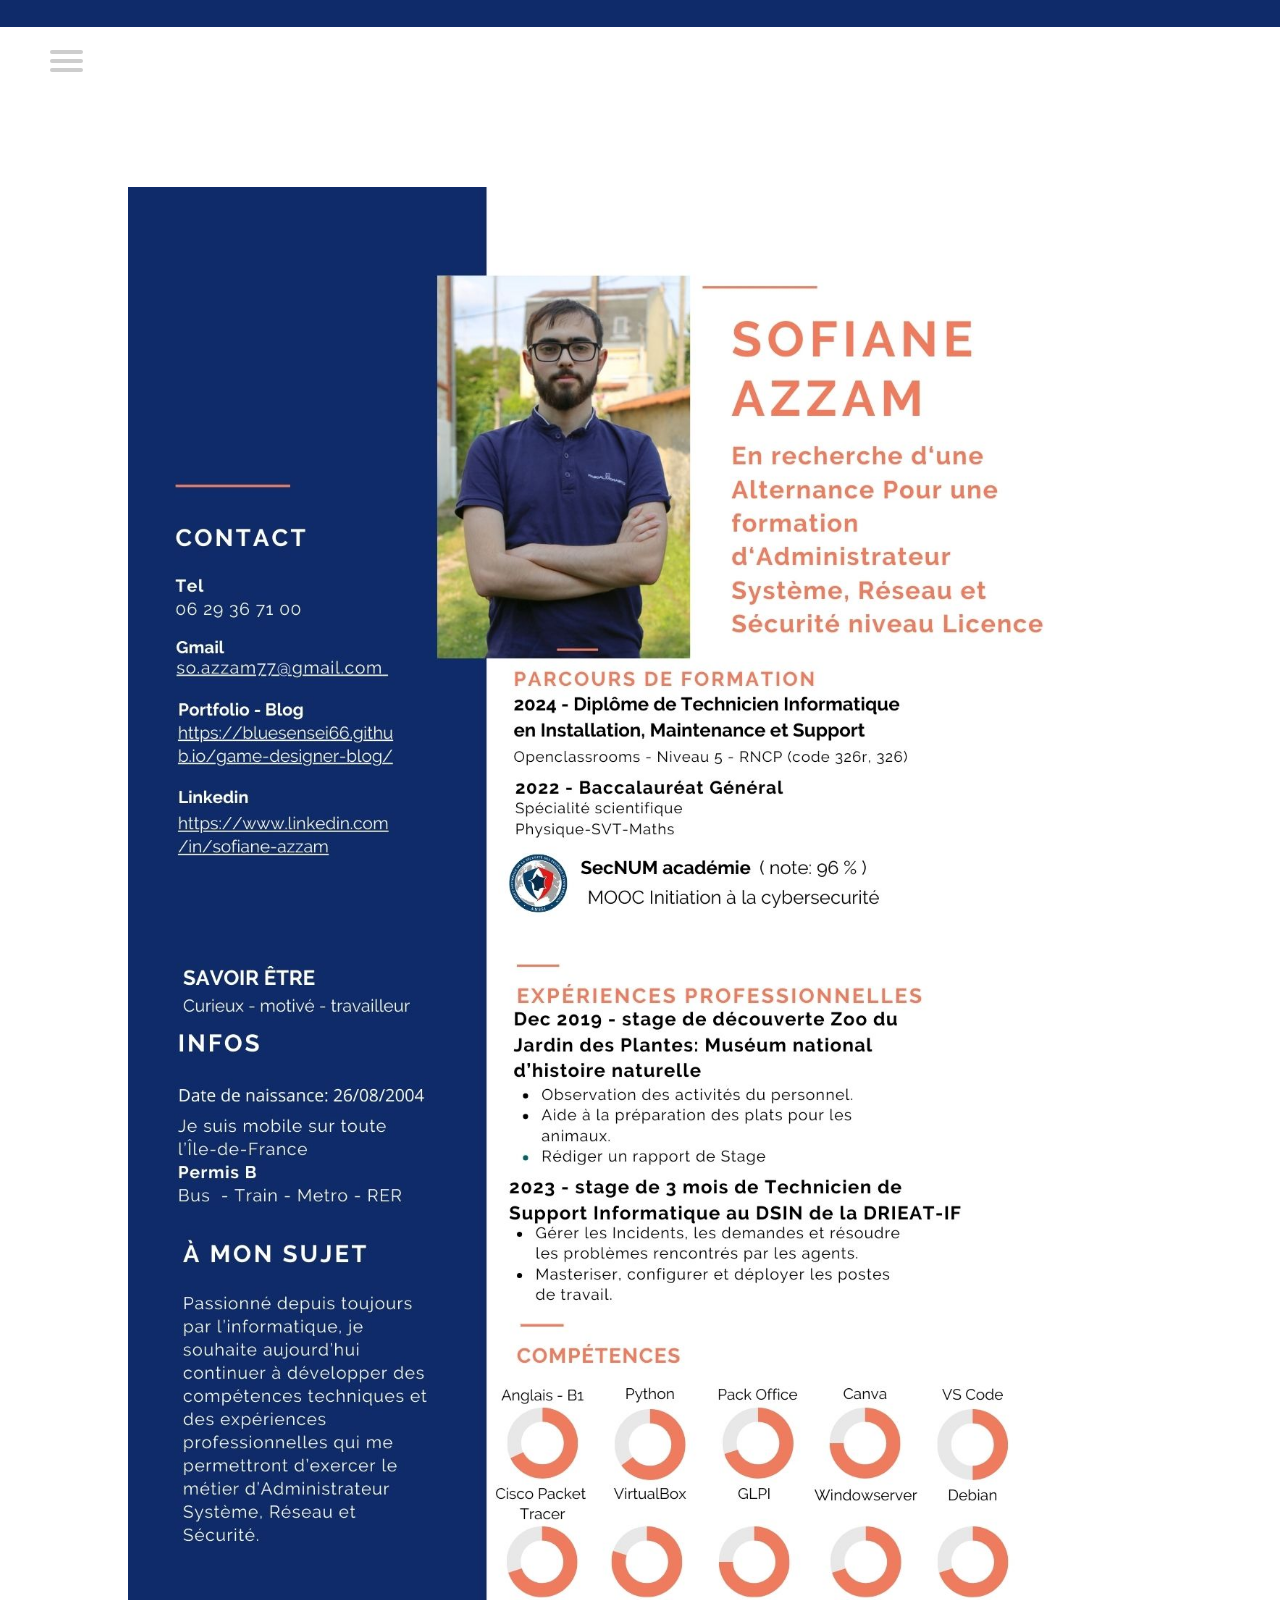
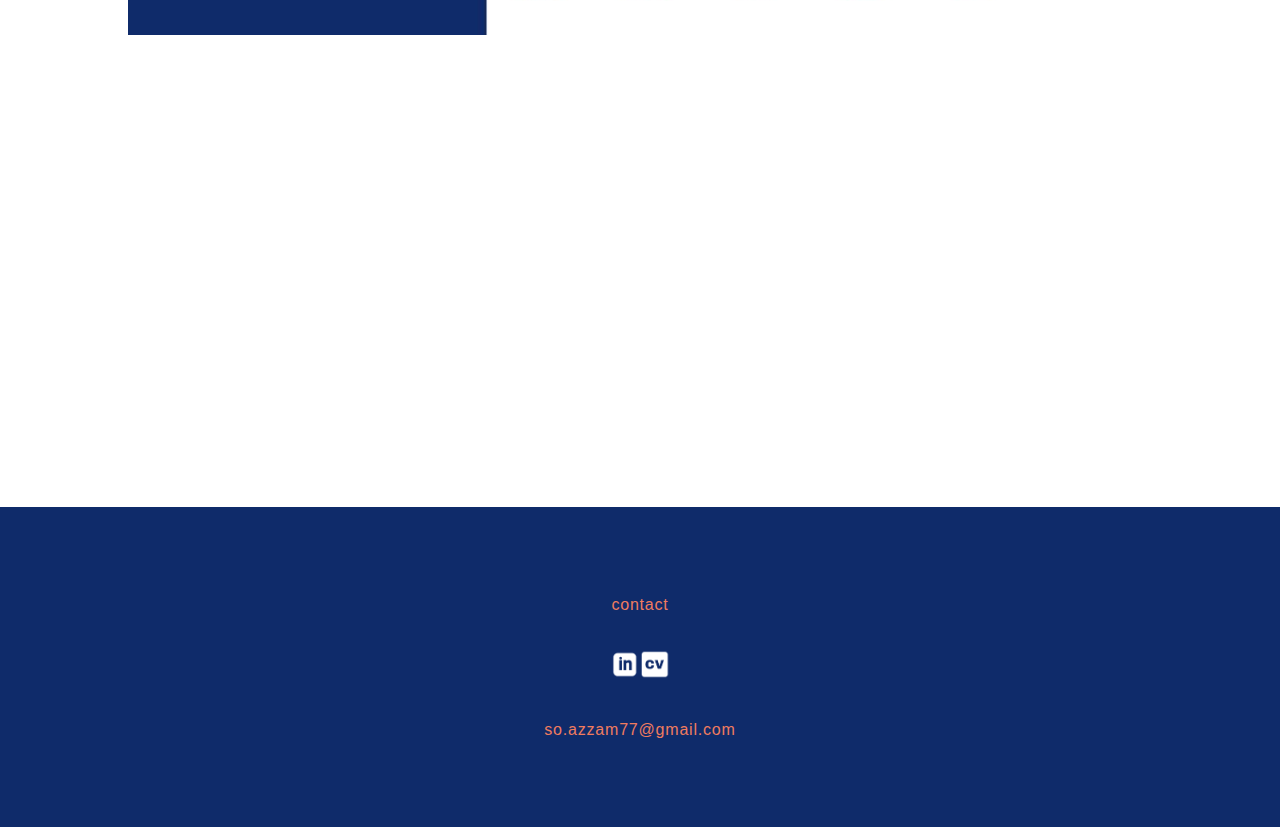
<file: cv.html>
<!DOCTYPE html>
<html lang="en">
<head>
    <meta charset="UTF-8">
    <meta http-equiv="X-UA-Compatible" content="IE=edge">
    <meta name="viewport" content="width=device-width, initial-scale=1.0">
    <link rel="stylesheet" href="style.css">
    <title>CV- sofiane azzam</title>
</head>
<body>
        <!--    Made by Erik Terwan    -->
<!--   24th of November 2015   -->
<!--        MIT License        -->
<nav class="navigation">
    <div id="menuToggle">
      <!--
      A fake / hidden checkbox is used as click reciever,
      so you can use the :checked selector on it.
      -->
      <input type="checkbox" />
      
      <!--
      Some spans to act as a hamburger.
      
      They are acting like a real hamburger,
      not that McDonalds stuff.
      -->
      <span></span>
      <span></span>
      <span></span>
      <ul id="menu">
        <a href="index.html"><li>Home</li></a>
        <a href="blog.html"><li>Game Designer Blog</li></a>
        <a href="portfolio.html"><li>portfolio</li></a>
        <a href="cv.html"><li>Contact</li></a>
      </ul>
    </div>
  </nav>
    <div class="page">
       <div class="cv1"></div>
    </div>
    <div class="footer">
        <p>contact</p>
        <div class="rs">
            <a href="https://fr.linkedin.com/in/sofiane-azzam"><img src="img/in.png" style="width: 30px;height: 30px;"></a>
            <a href="cv.html"><img src="img/cv.png" style="width: 30px;height: 30px;"></a>
          </div>
        <p>so.azzam77@gmail.com</p>
  </div>
</body>
</html>
</file>
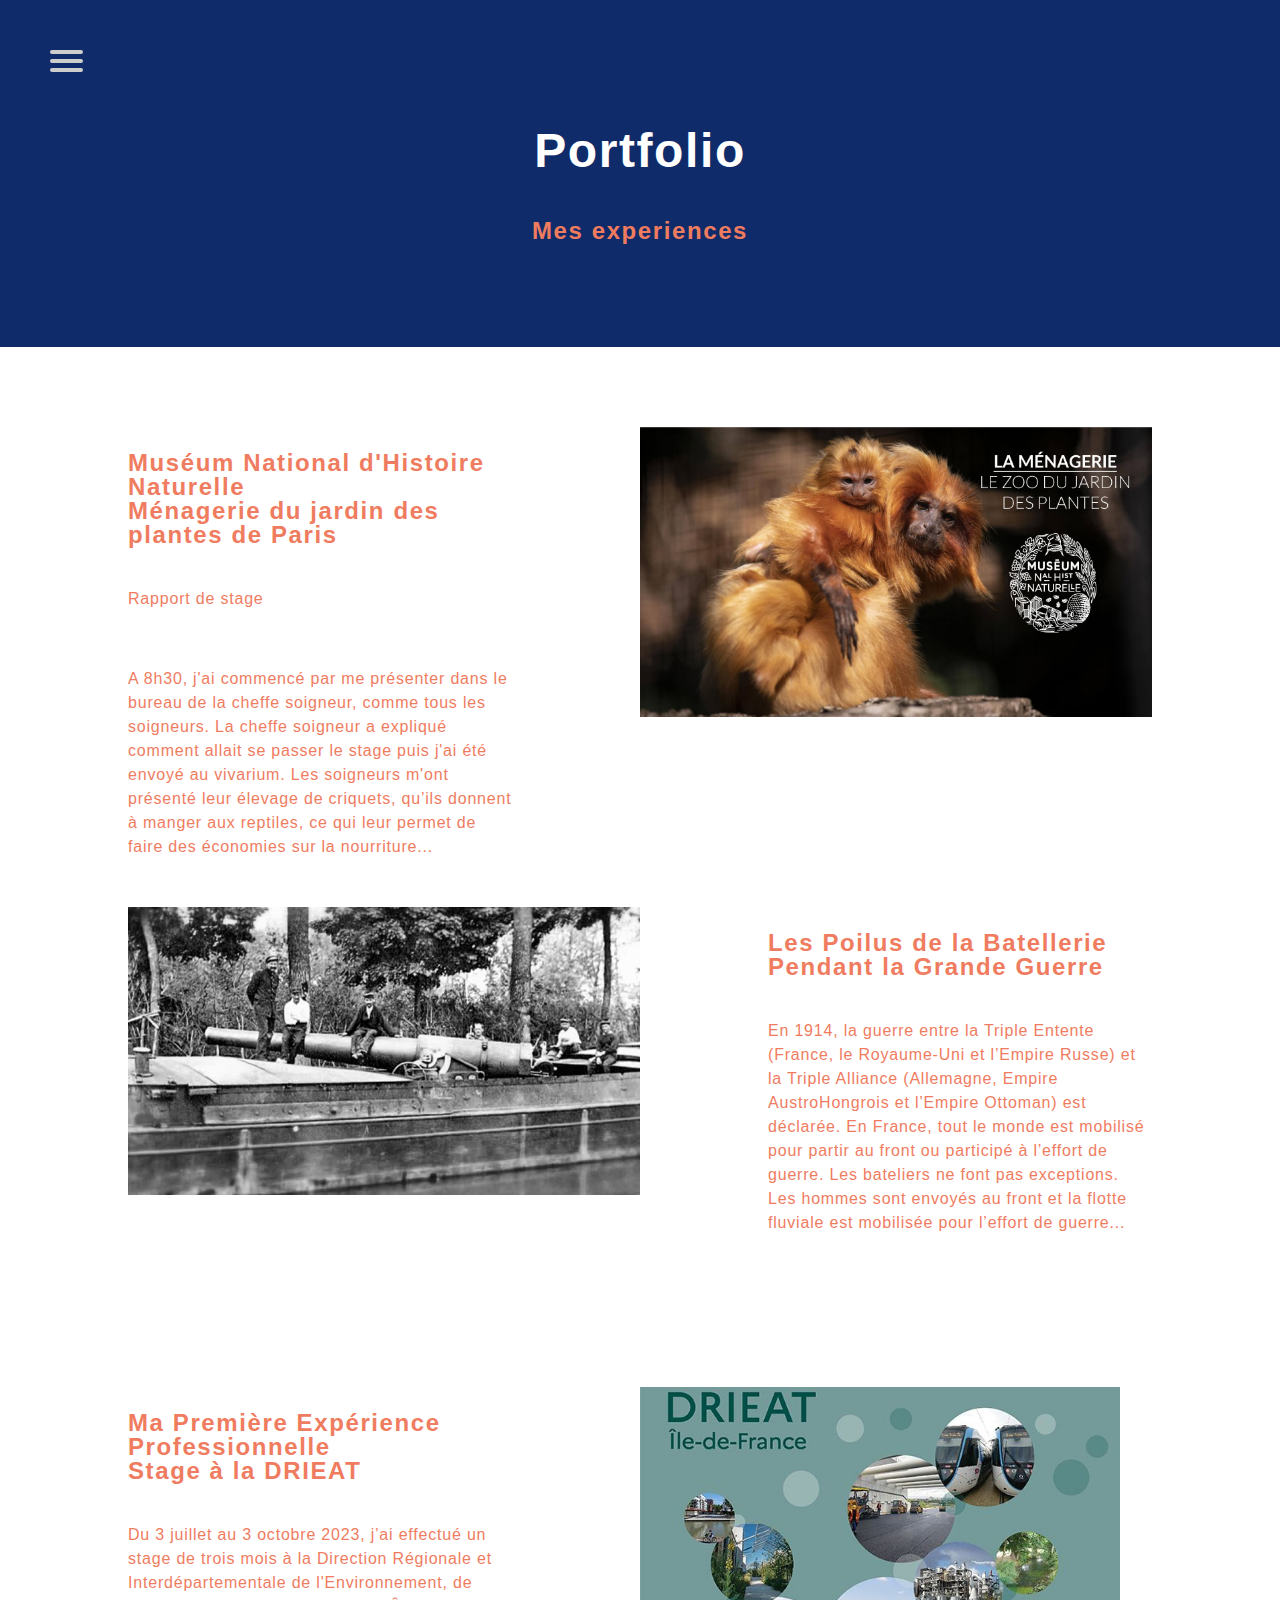
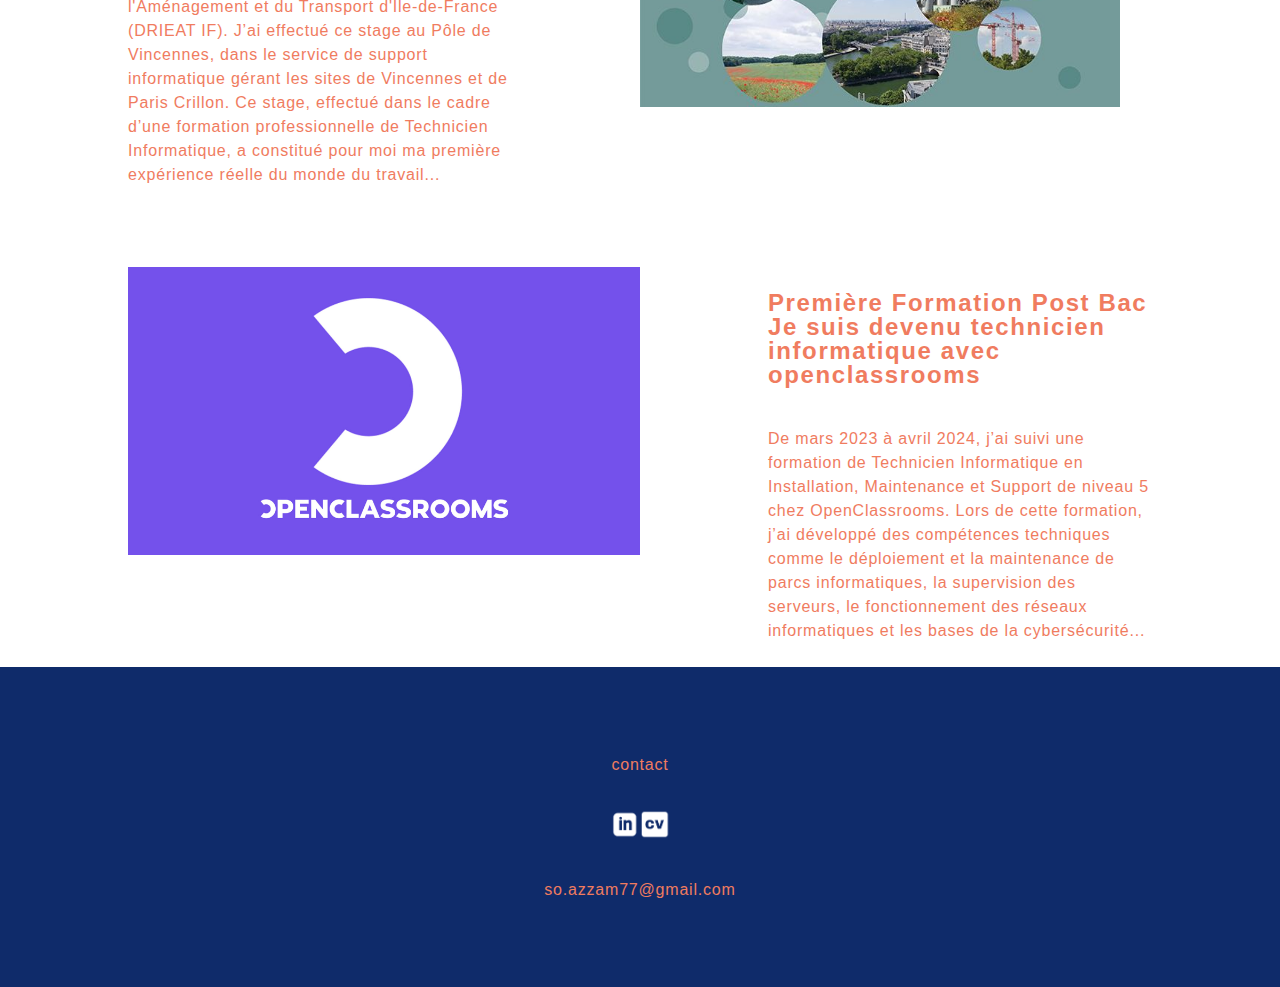
<file: portfolio.html>
<!DOCTYPE html>
<html lang="en">
<head>
    <meta charset="UTF-8">
    <meta http-equiv="X-UA-Compatible" content="IE=edge">
    <meta name="viewport" content="width=device-width, initial-scale=1.0">
    <link rel="stylesheet" href="style.css">
    <title>blog jeux</title>
</head>
<body>
        <!--    Made by Erik Terwan    -->
<!--   24th of November 2015   -->
<!--        MIT License        -->
<nav class="navigation">
    <div id="menuToggle">
      <!--
      A fake / hidden checkbox is used as click reciever,
      so you can use the :checked selector on it.
      -->
      <input type="checkbox" />
      
      <!--
      Some spans to act as a hamburger.
      
      They are acting like a real hamburger,
      not that McDonalds stuff.
      -->
      <span></span>
      <span></span>
      <span></span>
      
      <!--
      Too bad the menu has to be inside of the button
      but hey, it's pure CSS magic.
      -->
      <ul id="menu">
        <a href="index.html"><li>Home</li></a>
        <a href="blog.html"><li>Game Designer Blog</li></a>
        <a href="portfolio.html"><li>portfolio</li></a>
        <a href="cv.html"><li>Contact</li></a>
      </ul>
    </div>
  </nav>
  <div class="footer">
    <h1>Portfolio</h1>
    <h3>Mes experiences</h3>
</div>
    <!--<p>Comment ça marche?</p>-->
    <div class="para">
        <div class="text1">
        <h3>Muséum National d'Histoire Naturelle<br>
            Ménagerie du jardin des plantes de Paris</h3>
            <p>Rapport de stage<br><br></p>
        <p>A 8h30, j'ai commencé par me présenter dans le bureau de la cheffe soigneur, comme tous les soigneurs. La
            cheffe soigneur a expliqué comment allait se passer le stage puis j'ai été envoyé au vivarium. Les soigneurs
            m'ont présenté leur élevage de criquets, qu’ils donnent à manger aux reptiles, ce qui leur permet de faire des
            économies sur la nourriture... </p>
        </div>
        <div class="photo4">
          <img>
      </div>
  </div>
  <!-- accordéon -->
    <!---->
  <div class="para2">
      <div class="photo5">
          <img>
      </div>
      <div class="text2">
      <h3>Les Poilus de la Batellerie<br>
        Pendant la Grande Guerre</h3>
      <p>En 1914, la guerre entre la Triple Entente (France, le Royaume-Uni et
        l’Empire Russe) et la Triple Alliance (Allemagne, Empire AustroHongrois et l’Empire Ottoman) est déclarée. En France, tout le monde est
        mobilisé pour partir au front ou participé à l’effort de guerre. Les
        bateliers ne font pas exceptions. Les hommes sont envoyés au front et la
        flotte fluviale est mobilisée pour l’effort de guerre...</p>
      </div>
    </div>
<!--<p>Comment ça marche?</p>-->
    <div class="para">
        <div class="text1">
        <h3>Ma Première Expérience Professionnelle<br>
            Stage à la DRIEAT</h3>
        <p>Du 3 juillet au 3 octobre 2023, j’ai effectué un stage de trois mois à la Direction Régionale 
          et Interdépartementale de l'Environnement, de l'Aménagement et du Transport d'Île-de-France 
          (DRIEAT IF). J’ai effectué ce stage au Pôle de Vincennes, dans le service de support informatique 
          gérant les sites de Vincennes et de Paris Crillon. Ce stage, effectué dans le cadre 
          d’une formation professionnelle de Technicien Informatique, a constitué pour moi ma 
          première expérience réelle du monde du travail... </p>
        </div>
        <div class="photo7">
          <img>
      </div>
  </div>
  <!-- accordéon -->
    <!---->
    <div class="para2">
      <div class="photo8">
          <img>
      </div>
      <div class="text2">
      <h3>Première Formation Post Bac<br>
        Je suis devenu technicien informatique avec openclassrooms</h3>
      <p>De mars 2023 à avril 2024, j’ai suivi une formation de Technicien Informatique en Installation, 
        Maintenance et Support de niveau 5 chez OpenClassrooms. Lors de cette formation, 
        j’ai développé des compétences techniques comme le déploiement et la maintenance de parcs informatiques, 
        la supervision des serveurs, le fonctionnement des réseaux informatiques et les bases de la cybersécurité...</p>
      </div>
    </div>
  <div>
<div class="footer">
    <p>contact</p>
    <div class="rs">
        <a href="https://fr.linkedin.com/in/sofiane-azzam"><img src="img/in.png" style="width: 30px;height: 30px;"></a>
        <a href="cv.html"><img src="img/cv.png" style="width: 30px;height: 30px;"></a>
      </div>
    <p>so.azzam77@gmail.com</p>
</div>
</body>
</file>
<file: style.css>
body{
    /*background-color: aqua;*/
    font-family: 'Lato', sans-serif;
    margin: 0;
   padding: 0;
   line-height: 1.5rem;
}
h1{
    font-family: 'Archivo Black', sans-serif;
    color:
white;
    font-size: 3rem;
    letter-spacing: 0.1rem;
    padding:0;
}
h2{
    color:
#0F2B6A;
    font-family: 'Archivo Black', sans-serif;
    font-size: 1.5rem;
}
h3{
    font-family: 'Archivo Black', sans-serif;
    color:
#F07C5F;
    font-size: 1.5rem;
    letter-spacing: 0.1rem;
}
h4{
    color:
white;
    font-size: 0.8rem;
}
p{
    letter-spacing: 0.05rem;
    color:
#F07C5F;
}
a{
    text-decoration: none;
    color:
#F07C5F;
}
.gt{
    padding-top: 1rem;
    height: 1rem;
    width: 100%;
    text-align: center;
}
.navigation{
    display: flex;
    flex-direction: row;
    background-color: 
#0F2B6A;
    align-content: flex-end;
    border-color: 
#0F2B6A;
    border-width: 2px;
}
.container{
    display: flex;
    flex-direction: row;
    align-content: flex-end;
}
.space{
    height: 1rem;
    width: 40%;
}
.nav{
    display: flex;
    flex-direction: row;
    text-decoration: none;
    background-color: 
#0F2B6A;
}
.menu{
    display: flex;
    flex-direction: row;
    align-content: flex-end;
}
.nav-item{
    width: 4rem;
    text-decoration: none;
    color: 
white;
}
.navbar-brand{
    display:none;
}
.nav-link{
    text-decoration: none;
    color: 
white;
}
.icon{
    background-color: 
#0F2B6A;
}
.navbar-toggler{
    background-color: 
#0F2B6A;
}
.header{
    display: flex;
    flex-direction: row;
    background-color: 
#0F2B6A;
    height: 40rem;
    width: 100%;
    padding: 0;
    margin: 0;
    justify-content: center;
    align-self: center;
}
.text{
    display: flex;
    flex-direction: column;
    height: 15rem;
    width: 20%;
    justify-content: left;
    margin-left: auto;
    margin-right: 0;
    margin-top: auto;
    margin-bottom: auto;
    align-self: left;
    text-align: left;
    line-height: 1rem;
}
.photo{
    height: 20rem;
    width: 50%;
    margin-left: 0;
    margin-right: auto;
    align-self: center;
    text-align: center;
}
.portrait{
    height: 20rem;
    width: 20rem;
}
.st{
    color:
#F07C5F;
    color: 
white;
    font-family: 'Archivo Black', sans-serif;
}
.rs{
    display: flex;
    flex-direction: row;
    margin:1rem;
    align-self: center;
}
.para{
    display: flex;
    flex-direction: row;
    background-color: 
white;
    height: 30rem;
    width: 100%;
    padding: 0;
    margin: 0;
    justify-content: center;
    align-self: center;
}
.text1{
    display: flex;
    flex-direction: column;
    height: 20rem;
    width: 30%;
    justify-content: left;
    margin-left: auto;
    margin-right: 0;
    margin-top: auto;
    margin-bottom: auto;
    align-self: left;
    text-align: left; 
    color:
#F07C5F; 
}
.photo2{
    height: 20rem;
    width: 40%;
    margin-left: auto;
    margin-right: auto;
    align-self: center;
    text-align: center;
    /*background-color: #A3B4DB;*/
    background-image: url('./img/spore.jpeg');
    background-repeat: no-repeat;
    background-size: contain;
}
.para2{
    display: flex;
    flex-direction: row;
    background-color: 
white;
    height: 30rem;
    width: 100%;
    padding: 0;
    margin: 0;
    justify-content: center;
    align-self: center;
}
.text2{
    display: flex;
    flex-direction: column;
    height: 20rem;
    width: 30%;
    justify-content: right;
    margin-left: 0;
    margin-right: auto;
    margin-top: auto;
    margin-bottom: auto;
    align-self: right;
    text-align: left;  
    color:
#F07C5F;
}
.photo3{
    height: 20rem;
    width: 40%;
    margin-left: auto;
    margin-right: auto;
    align-self: center;
    text-align: center;
    /*background-color: #A3B4DB;*/
    background-image: url('./img/cyberguerre-ukraine-russie.jpg');
    background-repeat: no-repeat;
    background-size: contain;
}
.photo4{
    height: 20rem;
    width: 40%;
    margin-left: auto;
    margin-right: auto;
    align-self: center;
    text-align: center;
    /*background-color: #A3B4DB;*/
    background-image: url('./img/menagerie.jpg');
    background-repeat: no-repeat;
    background-size: contain;
}
.photo5{
    height: 20rem;
    width: 40%;
    margin-left: auto;
    margin-right: auto;
    align-self: center;
    text-align: center;
    /*background-color: #A3B4DB;*/
    background-image: url('./img/poilus.png');
    background-repeat: no-repeat;
    background-size: contain;
}
.photo6{
    height: 20rem;
    width: 40%;
    margin-left: auto;
    margin-right: auto;
    align-self: center;
    text-align: center;
    /*background-color: #A3B4DB;*/
    background-image: url('./img/Cyberattaque_visant_les_Hopitaux_Image.jpg');
    background-repeat: no-repeat;
    background-size: contain;
}
.photo7{
    height: 20rem;
    width: 40%;
    margin-left: auto;
    margin-right: auto;
    align-self: center;
    text-align: center;
    /*background-color: #A3B4DB;*/
    background-image: url('./img/drieat.jpg');
    background-repeat: no-repeat;
    background-size: contain;
}
.photo8{
    height: 20rem;
    width: 40%;
    margin-left: auto;
    margin-right: auto;
    align-self: center;
    text-align: center;
    /*background-color: #A3B4DB;*/
    background-image: url('./img/openclass.jpg');
    background-repeat: no-repeat;
    background-size: contain;
}
.photo9{
    height: 20rem;
    width: 40%;
    margin-left: auto;
    margin-right: auto;
    align-self: center;
    text-align: center;
    /*background-color: #A3B4DB;*/
    background-image: url('./img/soso2.jpg');
    background-repeat: no-repeat;
    background-size: contain;
}
.footer{
    display: flex;
    flex-direction: column;
    height: 20rem;
    background-color: 
#0F2B6A; 
    justify-content: center;
    color: 
white;
    align-self: center;
    text-align: center;
}
.cv1{
    background-color: 
white;
    height: 110rem;
    width: 80%;
    background-image: url("./img/cv soso-13 fev.jpg");
    background-repeat: no-repeat;
    background-size: contain;
    text-align: center;
    align-self: center;
    justify-content: center;

}
.page{
    background-color: 
white;
    height: 130rem;
    width: 100%;
    display: flex;
    flex-wrap: wrap;
    align-self: center;
    text-align: center;
    justify-content: center;  
}
.rapport{
    height: 60rem;
    width: 40rem;
    margin-left: 0;
    margin-right: 0;
}
.po{
    height:50rem;
    width: 30rem;
    margin-left: 0;
    margin-right: 0;
}
.port{
    display: flex;
    flex-wrap: wrap;
}
/*----- accordeon-------*/
.accordeon ul {
    margin:0;
    padding:0;
    list-style:none;
    width : 100%;
    padding-top: 2rem;
    padding-bottom: 2rem;
    }
    
    .accordeon ul li {
    display:block;
    overflow:hidden;
    margin:0;
    padding:0;
    list-style:none;
    width : 100%;
    height:30px;
    background-color: 
white;
    border-radius:0px;
    -moz-border-radius:0px;
    -webkit-border-radius:7px;
    transition:  height 1s ease-in-out;
    -moz-transition:  height 1s ease-in-out;
    -webkit-transition:  height 1s ease-in-out;
    -o-transition:  height 1s ease-in-out;
    padding-top: 2rem;
    padding-bottom: 2rem;
    /*padding: 2rem;*/
    }
    
    .accordeon ul li .titre {
    display:block;
    margin:0;
    padding:10px;
    height:19px;
    border-bottom: 
whitesmoke 2px solid;
    font-family: Arial, Helvetica, sans-serif;
    font-size:80%;
    color:
#F07C5F;
    background: 
white;
    text-align: center;
    font-family: 'Lato', sans-serif;
    text-justify: auto;
    padding: 2rem;
    }
    
    .accordeon ul li div {
    margin:0;
    overflow:auto;
    padding:10px;
    height:30rem;
    background: 
white;
    color:
#F07C5F;
    padding:3rem;
    line-height: 1.5rem;
    font-family: 'Lato', sans-serif;
    text-justify: auto;
    }
    
    .accordeon  ul li:hover {
    height: 70rem;
    }
    
    .accordeon:hover ul li .titre:hover {
    color:
#fff;
    background:
#F07C5F;
    font-size:80%;
    }
    
    .accordeon ul li .titre:hover {
    cursor:pointer;
    }
/*
 * Made by Erik Terwan
 * 24th of November 2015
 * MIT License
 *
 *
 * If you are thinking of using this in
 * production code, beware of the browser
 * prefixes.
 */

 /*body
 {
   margin: 0;
   padding: 0;
   
   /* make it look decent enough */
   /*background: #232323;
   color: #cdcdcd;
   font-family: "Avenir Next", "Avenir", sans-serif;
 }*/
 .navigation{
    background-color: 
#0F2B6A;
}
 #menuToggle
 {
   display: block;
   position: relative;
   top: 50px;
   left: 50px;
   
   z-index: 1;
   
   -webkit-user-select: none;
   user-select: none;
 }
 
 #menuToggle a
 {
   text-decoration: none;
   color: 
#232323;
   
   transition: color 0.3s ease;
 }
 
 #menuToggle a:hover
 {
   color: 
tomato;
 }
 
 
 #menuToggle input
 {
   display: block;
   width: 40px;
   height: 32px;
   position: absolute;
   top: -7px;
   left: -5px;
   
   cursor: pointer;
   
   opacity: 0; /* hide this */
   z-index: 2; /* and place it over the hamburger */
   
   -webkit-touch-callout: none;
 }
 
 /*
  * Just a quick hamburger
  */
 #menuToggle span
 {
   display: block;
   width: 33px;
   height: 4px;
   margin-bottom: 5px;
   position: relative;
   
   background: 
#cdcdcd;
   border-radius: 3px;
   
   z-index: 1;
   
   transform-origin: 4px 0px;
   
   transition: transform 0.5s cubic-bezier(0.77,0.2,0.05,1.0),
               background 0.5s cubic-bezier(0.77,0.2,0.05,1.0),
               opacity 0.55s ease;
 }
 
 #menuToggle span:first-child
 {
   transform-origin: 0% 0%;
 }
 
 #menuToggle span:nth-last-child(2)
 {
   transform-origin: 0% 100%;
 }
 
 /* 
  * Transform all the slices of hamburger
  * into a crossmark.
  */
 #menuToggle input:checked ~ span
 {
   opacity: 1;
   transform: rotate(45deg) translate(-2px, -1px);
   background: 
#232323;
 }
 
 /*
  * But let's hide the middle one.
  */
 #menuToggle input:checked ~ span:nth-last-child(3)
 {
   opacity: 0;
   transform: rotate(0deg) scale(0.2, 0.2);
 }
 
 /*
  * Ohyeah and the last one should go the other direction
  */
 #menuToggle input:checked ~ span:nth-last-child(2)
 {
   transform: rotate(-45deg) translate(0, -1px);
 }
 
 /*
  * Make this absolute positioned
  * at the top left of the screen
  */
 #menu
 {
   position: absolute;
   width: 300px;
   margin: -100px 0 0 -50px;
   padding: 50px;
   padding-top: 125px;
   
   background: 
#ededed;
   list-style-type: none;
   -webkit-font-smoothing: antialiased;
   /* to stop flickering of text in safari */
   
   transform-origin: 0% 0%;
   transform: translate(-100%, 0);
   
   transition: transform 0.5s cubic-bezier(0.77,0.2,0.05,1.0);
 }
 
 #menu li
 {
   padding: 10px 0;
   font-size: 22px;
 }
 
 /*
  * And let's slide it in from the left
  */
 #menuToggle input:checked ~ ul
 {
   transform: none;
 }
@media only screen and (max-width: 768px){
    h1{
        font-size: 2rem;
    }
    h3{
        font-size: 1rem;
    }
    .header{
        flex-direction: column-reverse;
        height: 40rem;
    }
    .text{
        height: 15rem;
        width: 70%;
        margin: auto;
        text-align: center;
        line-height: 1rem;
    }
    .photo{
        height: 12rem;
        width: 70%;
        margin: auto;
        align-self: center;
        text-align: center;
    }
    .portrait{
        height: 15rem;
        width: 15rem;
    }
    .para{
        flex-direction: column-reverse;
        height: 45rem;
    }
    .para2{
        flex-direction: column;
        height: 45rem;
    }
    .text1{
        width: 80%;
        height: 30rem;
        text-align: center;
        margin:auto;
    }
    .photo2{
        width: 100%;
        text-align: center;
        margin:auto;
        background-size: cover;
    }
    .text2{
        height: 30rem;
        width: 80%;
        text-align: center;
        margin:auto;
    }
    .photo3{
        width: 100%;
        text-align: center;
        margin:auto;
        background-size: cover;
    }
    .photo4{
        width: 100%;
        text-align: center;
        margin:auto;
        background-size: cover;
    }
    .photo5{
        width: 100%;
        text-align: center;
        margin:auto;
        background-size: cover;
    }
    .photo6{
        width: 100%;
        text-align: center;
        margin:auto;
        background-size: cover;
    }
    .photo7{
        width: 100%;
        text-align: center;
        margin:auto;
        background-size: cover;
    }
    .photo8{
        width: 100%;
        text-align: center;
        margin:auto;
        background-size: cover;
    }
    .photo9{
    height: 20rem;
    width: 40%;
    margin-left: auto;
    margin-right: auto;
    padding-top:1rem;
    align-self: center;
    text-align: center;
    /*background-color: #A3B4DB;*/
    background-image: url('./img/soso2.jpg');
    background-repeat: no-repeat;
    background-size: contain;
}
    .cv1{
        height: 45rem;
        width: 90%;

    }
    .page{
        height: 50rem;
        width: 100%;
        margin-top: 4rem;
    }
}
</file>
